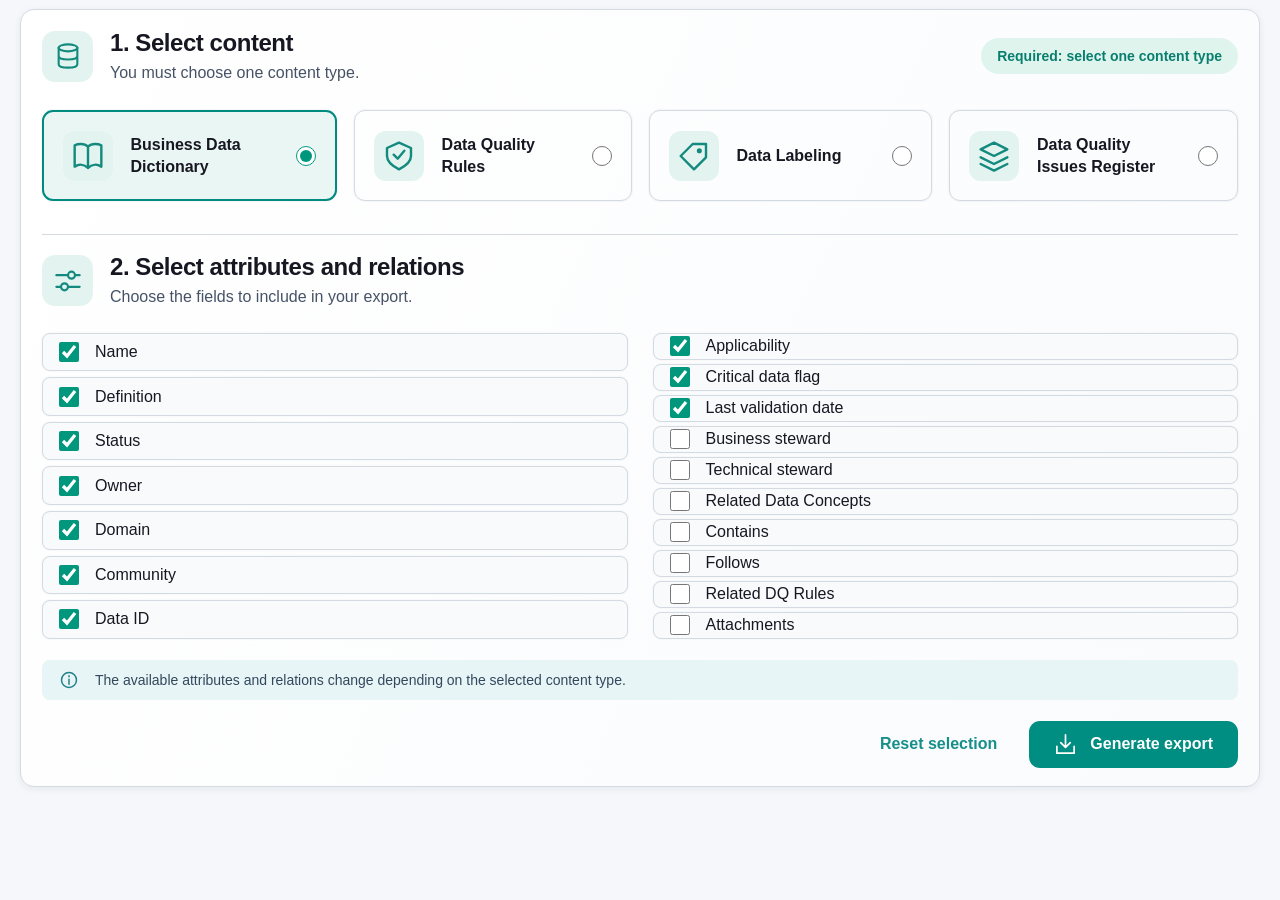
<file: Import_Export/export/index.html>
<!DOCTYPE html>
<html lang="en">
<head>
  <meta charset="UTF-8">
  <meta name="viewport" content="width=device-width, initial-scale=1.0">
  <title>WeData — Export</title>
  <link rel="stylesheet" href="styles.css">
  <script src="script.js" defer></script>
</head>
<body>
  <svg class="icon-library" xmlns="http://www.w3.org/2000/svg" aria-hidden="true">
    <symbol id="database" viewBox="0 0 24 24"><ellipse cx="12" cy="5" rx="8" ry="3"/><path d="M4 5v14c0 4 16 4 16 0V5M4 12c0 4 16 4 16 0"/></symbol>
    <symbol id="book" viewBox="0 0 24 24"><path d="M12 5v16M12 5C9 2 4 3 2 4v16c3-2 7-2 10 1 3-3 7-3 10-1V4c-2-1-7-2-10 1Z"/></symbol>
    <symbol id="shield" viewBox="0 0 24 24"><path d="m12 2 9 4v6c0 5-5 8-9 10-4-2-9-5-9-10V6Z"/><path d="m8 11 3 3 5-6"/></symbol>
    <symbol id="tag" viewBox="0 0 24 24"><path d="M21 3H11L2 12l10 10 9-9Z"/><circle cx="16" cy="8" r="1"/></symbol>
    <symbol id="layers" viewBox="0 0 24 24"><path d="m12 2 10 5-10 5L2 7Zm-10 11 10 5 10-5M2 18l10 5 10-5"/></symbol>
    <symbol id="sliders" viewBox="0 0 24 24"><path d="M2 7h10m6 0h4M2 17h4m6 0h10"/><circle cx="15" cy="7" r="3"/><circle cx="9" cy="17" r="3"/></symbol>
    <symbol id="info" viewBox="0 0 24 24"><circle cx="12" cy="12" r="9"/><path d="M12 11v6m0-10v1"/></symbol>
    <symbol id="download" viewBox="0 0 24 24"><path d="M12 2v13m-5-5 5 5 5-5M3 14v7h18v-7"/></symbol>
  </svg>
  <main class="export-panel">
    <form id="export-form">
      <section class="content-section" aria-labelledby="content-title">
        <header class="section-header">
          <span class="section-icon"><svg aria-hidden="true"><use href="#database"/></svg></span>
          <div><h1 id="content-title">1. Select content</h1><p>You must choose one content type.</p></div>
          <span class="required-badge">Required: select one content type</span>
        </header>
        <div class="content-options" role="radiogroup" aria-labelledby="content-title">
          <label class="content-card"><span class="card-icon"><svg aria-hidden="true"><use href="#book"/></svg></span><span>Business Data<br>Dictionary</span><input type="radio" name="content" value="dictionary" checked required></label>
          <label class="content-card"><span class="card-icon"><svg aria-hidden="true"><use href="#shield"/></svg></span><span>Data Quality<br>Rules</span><input type="radio" name="content" value="rules"></label>
          <label class="content-card"><span class="card-icon"><svg aria-hidden="true"><use href="#tag"/></svg></span><span>Data Labeling</span><input type="radio" name="content" value="labeling"></label>
          <label class="content-card"><span class="card-icon"><svg aria-hidden="true"><use href="#layers"/></svg></span><span>Data Quality<br>Issues Register</span><input type="radio" name="content" value="issues"></label>
        </div>
      </section>
      <section aria-labelledby="attributes-title">
        <header class="section-header attributes-header">
          <span class="section-icon"><svg aria-hidden="true"><use href="#sliders"/></svg></span>
          <div><h2 id="attributes-title">2. Select attributes and relations</h2><p>Choose the fields to include in your export.</p></div>
        </header>
        <div id="attributes" class="attributes-grid" role="group" aria-labelledby="attributes-title"></div>
        <p class="info-banner"><svg aria-hidden="true"><use href="#info"/></svg><span>The available attributes and relations change depending on the selected content type.</span></p>
      </section>
      <footer class="actions"><p id="export-status" role="status" aria-live="polite"></p><button class="reset-button" type="reset">Reset selection</button><button class="export-button" type="submit"><svg aria-hidden="true"><use href="#download"/></svg>Generate export</button></footer>
    </form>
    <noscript><p>Please enable JavaScript to configure your export.</p></noscript>
  </main>
</body>
</html>
</file>
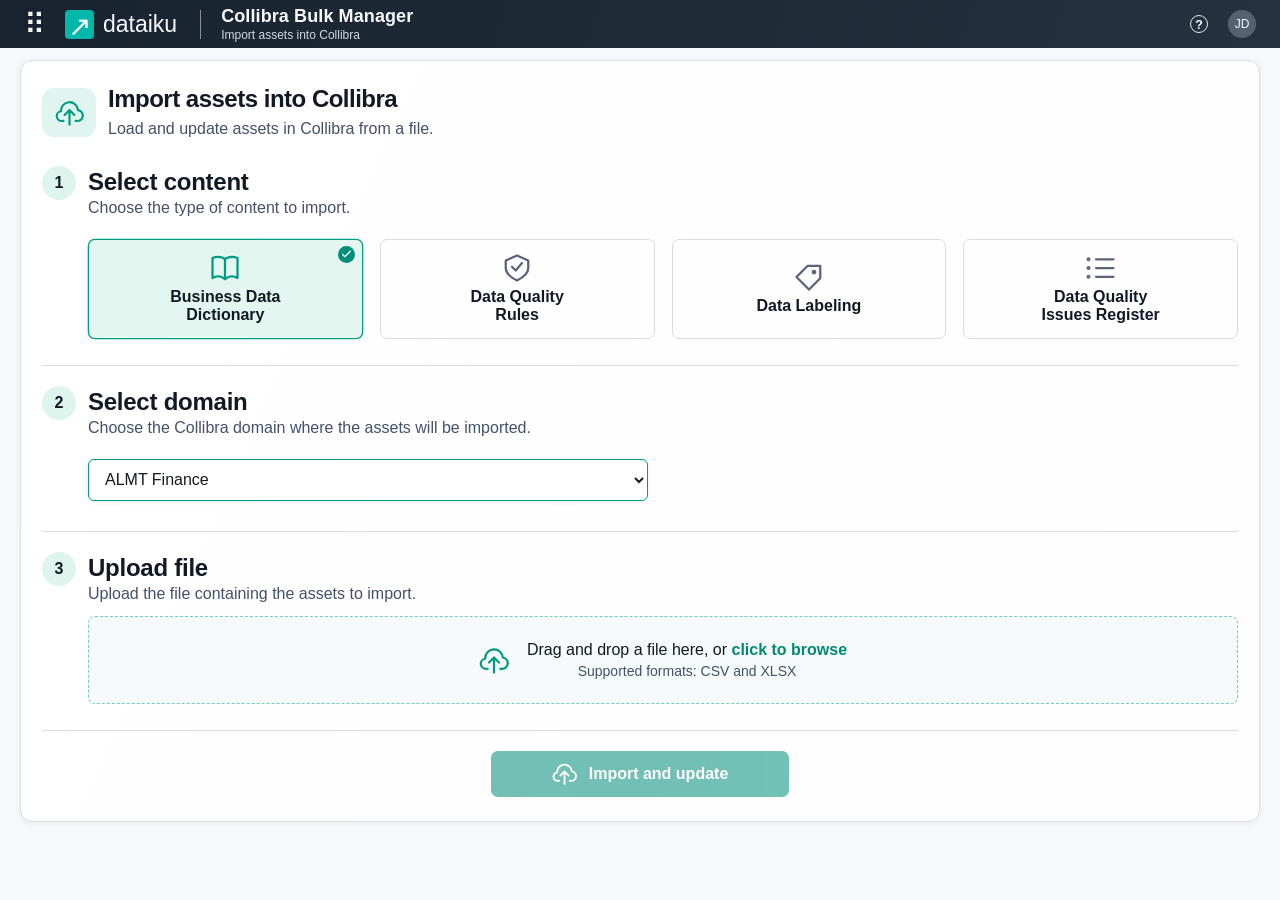
<file: Import_Export/import/index.html>
<!DOCTYPE html>
<html lang="en">
<head>
  <meta charset="UTF-8">
  <meta name="viewport" content="width=device-width, initial-scale=1.0">
  <title>Collibra Bulk Manager — Import</title>
  <link rel="stylesheet" href="styles.css">
  <script src="script.js" defer></script>
</head>
<body>
  <svg class="icon-library" xmlns="http://www.w3.org/2000/svg" aria-hidden="true">
    <symbol id="upload" viewBox="0 0 24 24"><path d="M7 19H6a4 4 0 0 1-1-8 7 7 0 0 1 14-1 4.5 4.5 0 0 1-1 9h-1M12 22V10m-4 4 4-4 4 4"/></symbol>
    <symbol id="book" viewBox="0 0 24 24"><path d="M12 5v16M12 5C9 2 4 3 2 4v16c3-2 7-2 10 1 3-3 7-3 10-1V4c-2-1-7-2-10 1Z"/></symbol>
    <symbol id="shield" viewBox="0 0 24 24"><path d="m12 2 9 4v6c0 5-5 8-9 10-4-2-9-5-9-10V6Z"/><path d="m8 11 3 3 5-6"/></symbol>
    <symbol id="tag" viewBox="0 0 24 24"><path d="M21 3H11L2 12l10 10 9-9Z"/><circle cx="16" cy="8" r="1"/></symbol>
    <symbol id="list" viewBox="0 0 24 24"><path d="M8 5h14M8 12h14M8 19h14"/><circle cx="2" cy="5" r=".7"/><circle cx="2" cy="12" r=".7"/><circle cx="2" cy="19" r=".7"/></symbol>
    <symbol id="check" viewBox="0 0 24 24"><path d="m5 12 4 4L19 6"/></symbol>
    <symbol id="file" viewBox="0 0 24 24"><path d="M5 2h9l5 5v15H5Zm9 0v6h5M8 12l5 6m0-6-5 6"/></symbol>
    <symbol id="close" viewBox="0 0 24 24"><path d="m6 6 12 12M6 18 18 6"/></symbol>
  </svg>
  <header class="app-bar">
    <span class="app-grid" aria-hidden="true">⠿</span>
    <div class="brand"><span class="brand-mark" aria-hidden="true">↗</span><span>dataiku</span></div>
    <div class="app-title"><strong>Collibra Bulk Manager</strong><span>Import assets into Collibra</span></div>
    <button class="help-button" type="button" aria-label="Import help" aria-expanded="false" aria-controls="help-panel">?</button>
    <span class="avatar" aria-label="User JD">JD</span>
  </header>
  <aside id="help-panel" class="help-panel" hidden>Choose a content type and a domain, then add a CSV or XLSX file. This interface prepares your selection; a Collibra connection is required to send the data.</aside>
  <main class="import-panel">
    <header class="panel-heading"><span class="heading-icon"><svg aria-hidden="true"><use href="#upload"/></svg></span><div><h1>Import assets into Collibra</h1><p>Load and update assets in Collibra from a file.</p></div></header>
    <form id="import-form">
      <section class="step" aria-labelledby="content-title">
        <div class="step-heading"><span class="step-number">1</span><div><h2 id="content-title">Select content</h2><p>Choose the type of content to import.</p></div></div>
        <div class="step-body content-options" role="radiogroup" aria-labelledby="content-title">
          <label class="content-card"><input type="radio" name="content" value="dictionary" checked required><svg aria-hidden="true"><use href="#book"/></svg><span>Business Data<br>Dictionary</span><span class="selected-mark"><svg aria-hidden="true"><use href="#check"/></svg></span></label>
          <label class="content-card"><input type="radio" name="content" value="rules"><svg aria-hidden="true"><use href="#shield"/></svg><span>Data Quality<br>Rules</span><span class="selected-mark"><svg aria-hidden="true"><use href="#check"/></svg></span></label>
          <label class="content-card"><input type="radio" name="content" value="labeling"><svg aria-hidden="true"><use href="#tag"/></svg><span>Data Labeling</span><span class="selected-mark"><svg aria-hidden="true"><use href="#check"/></svg></span></label>
          <label class="content-card"><input type="radio" name="content" value="issues"><svg aria-hidden="true"><use href="#list"/></svg><span>Data Quality<br>Issues Register</span><span class="selected-mark"><svg aria-hidden="true"><use href="#check"/></svg></span></label>
        </div>
      </section>
      <section class="step domain-step" aria-labelledby="domain-title">
        <div class="step-heading"><span class="step-number">2</span><div><h2 id="domain-title">Select domain</h2><p>Choose the Collibra domain where the assets will be imported.</p></div></div>
        <div class="step-body"><select id="domain" name="domain" aria-labelledby="domain-title" required><option value="almt-finance">ALMT Finance</option><option value="customer-data-domain">Customer Data Domain</option></select></div>
      </section>
      <section class="step upload-step" aria-labelledby="upload-title">
        <div class="step-heading"><span class="step-number">3</span><div><h2 id="upload-title">Upload file</h2><p>Upload the file containing the assets to import.</p></div></div>
        <div class="step-body">
          <label class="drop-zone" id="drop-zone"><input id="file-input" type="file" accept=".csv,.xlsx" aria-label="Choose a CSV or XLSX file" aria-describedby="file-error"><svg aria-hidden="true"><use href="#upload"/></svg><span>Drag and drop a file here, or <strong>click to browse</strong><small>Supported formats: CSV and XLSX</small></span></label>
          <p id="file-error" class="error-message" role="alert" hidden></p>
          <div id="selected-file" class="selected-file" hidden><svg class="file-icon" aria-hidden="true"><use href="#file"/></svg><div class="file-details"><strong id="file-name"></strong><span id="file-details"></span></div><button id="remove-file" type="button" aria-label="Remove selected file"><svg aria-hidden="true"><use href="#close"/></svg></button></div>
        </div>
      </section>
      <footer class="actions"><button id="import-button" type="submit" disabled><svg aria-hidden="true"><use href="#upload"/></svg>Import and update</button><p id="import-status" role="status" aria-live="polite"></p></footer>
    </form>
    <noscript>Please enable JavaScript to prepare your import.</noscript>
  </main>
</body>
</html>
</file>
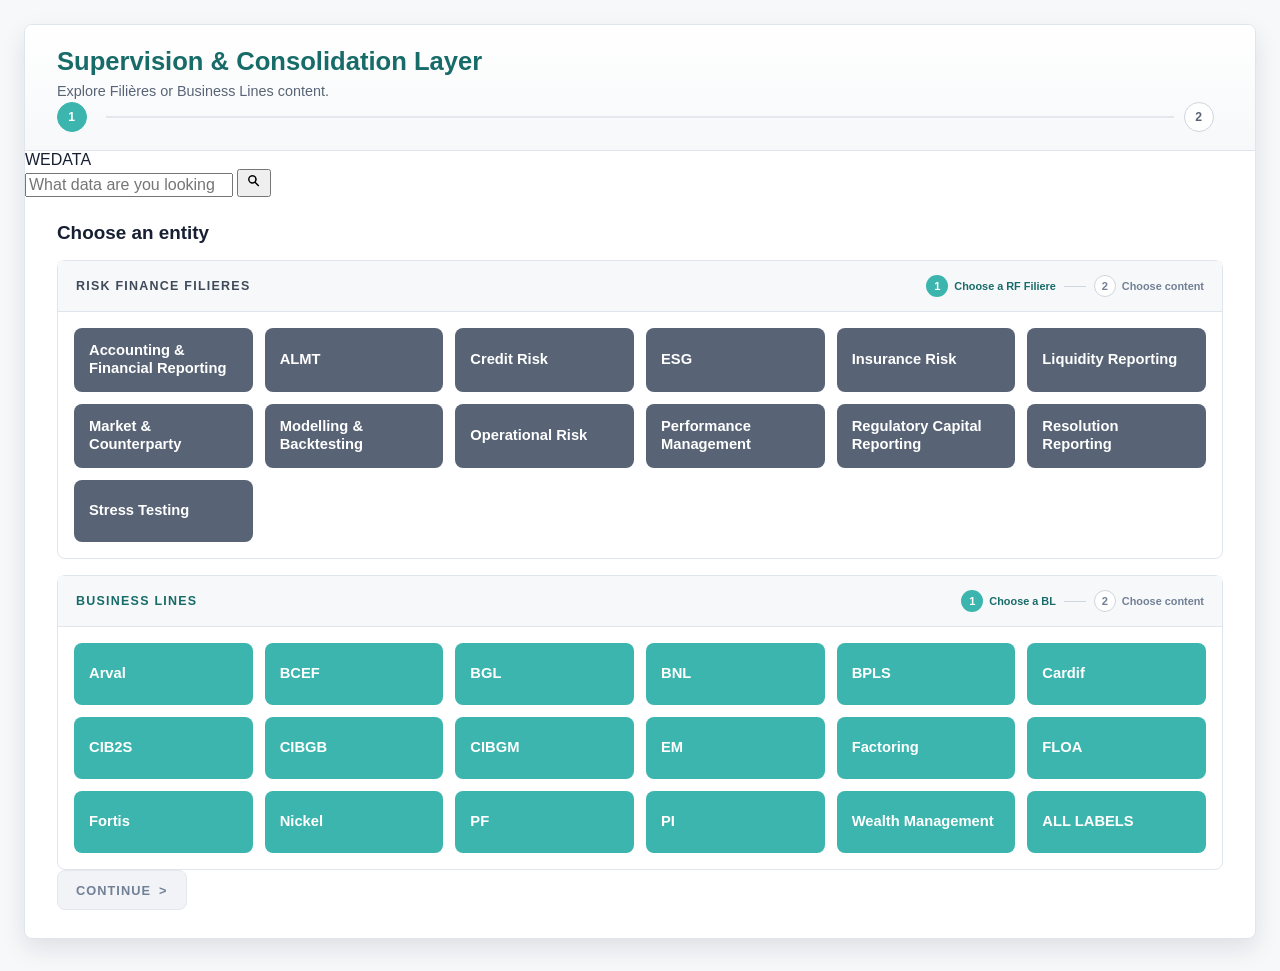
<file: bl-user.html>
<!DOCTYPE html>
<html lang="en">
<head>
<meta charset="UTF-8" />
<meta name="viewport" content="width=device-width, initial-scale=1.0" />
<title>BL Data Domains</title>
<link rel="stylesheet" href="wedata.css" />
</head>
<body>
<main class="page">
  <section class="navigator-shell" aria-labelledby="navigatorTitle">
    <div class="navigator-header">
      <div>
        <h1 id="navigatorTitle"></h1>
        <p class="subtitle" id="navigatorSubtitle"></p>
      </div>

      <div class="stepper" aria-label="Navigation progress">
        <div class="step is-active" id="stepIndicatorEntity">
          <span class="step-number">1</span>
          <span id="stepOneText"></span>
        </div>
        <div class="step-line" id="stepConnector"></div>
        <div class="step" id="stepIndicatorDomain">
          <span class="step-number">2</span>
          <span id="stepTwoText"></span>
        </div>
      </div>
    </div>

    <div class="wedata-search-band">
      <form class="search-form" id="searchForm" role="search">
        <span class="search-logo" aria-hidden="true"><span>WE</span><span>DATA</span></span>
        <div class="search-field">
          <input class="search-input" id="searchInput" type="search" placeholder="What data are you looking for ?" aria-label="Search WeData" />
          <button class="search-button" type="submit" aria-label="Search">
            <svg width="18" height="18" viewBox="0 0 24 24" aria-hidden="true">
              <path fill="currentColor" d="M9.8 4a5.8 5.8 0 0 1 4.6 9.33l4.64 4.63-1.41 1.42-4.64-4.64A5.8 5.8 0 1 1 9.8 4Zm0 2a3.8 3.8 0 1 0 0 7.6 3.8 3.8 0 0 0 0-7.6Z"/>
            </svg>
          </button>
        </div>
      </form>
    </div>

    <section class="panel" id="entityStep" aria-labelledby="entityTitle">
      <div class="panel-top">
        <div>
          <h2 class="panel-title" id="entityTitle"></h2>
          <p class="panel-help" id="entityHelp"></p>
        </div>
        <span class="selection-pill hidden" id="entitySelectionPill"></span>
      </div>

      <div class="entity-groups" id="entityGroups"></div>

      <div class="actions">
        <button class="btn btn-primary" id="nextButton" type="button" disabled>
          Continue
          <span aria-hidden="true">&gt;</span>
        </button>
      </div>
    </section>

    <section class="panel hidden" id="domainStep" aria-labelledby="domainTitle">
      <div class="panel-top">
        <div>
          <h2 class="panel-title" id="domainTitle"></h2>
          <p class="panel-help" id="domainHelp"></p>
        </div>
      </div>

      <div class="context-box">
        <div class="context-icon" aria-hidden="true">
          <svg width="18" height="18" viewBox="0 0 24 24">
            <path fill="currentColor" d="M12 3 3 8l9 5 9-5-9-5Zm-5 8.1-4 2.22 9 5 9-5-4-2.22-5 2.78-5-2.78Zm0 5-4 2.22 9 5 9-5-4-2.22-5 2.78-5-2.78Z"/>
          </svg>
        </div>
        <div>
          <p class="context-label" id="contextLabel"></p>
          <p class="context-value" id="selectedEntityLabel">-</p>
        </div>
        <button class="btn btn-secondary" id="changeEntityButton" type="button">Change</button>
      </div>

      <div class="card-grid domain-grid" id="domainGrid"></div>
      <div class="feedback" id="feedback" role="status" hidden></div>

      <div class="actions">
        <button class="btn btn-secondary" id="backButton" type="button">
          <span aria-hidden="true">&lt;</span>
          Back
        </button>
        <button class="btn btn-primary" id="accessButton" type="button" disabled>
          <span id="accessButtonText">Access</span>
          <span aria-hidden="true">&gt;</span>
        </button>
      </div>
    </section>
  </section>
</main>

<script src="wedata-data.js"></script>
<script src="wedata-ui.js"></script>
<script>
  initWeDataNavigator("bl");
</script>
</body>
</html>
</file>
<file: Import_Export/export/styles.css>
:root { font-family: Arial, Helvetica, sans-serif; color: #171722; background: #f5f7fa; font-synthesis: none; --teal: #008b80; --border: #d4dae2; }
* { box-sizing: border-box; }
body { margin: 0; padding: 9px 3px; }
.icon-library { position: absolute; width: 0; height: 0; overflow: hidden; }
svg { width: 28px; height: 28px; fill: none; stroke: currentColor; stroke-width: 1.8; stroke-linecap: round; stroke-linejoin: round; flex-shrink: 0; }
.export-panel { max-width: 1240px; margin: 0 auto; padding: 19px 21px 18px; background: linear-gradient(115deg, #fff, #fafbfd); border: 1px solid var(--border); border-radius: 14px; box-shadow: 0 2px 7px #1a344512; }
.section-header { display: flex; align-items: center; gap: 17px; }
.section-icon, .card-icon { display: inline-flex; align-items: center; justify-content: center; flex-shrink: 0; width: 51px; height: 51px; border-radius: 13px; color: #138a7d; background: #e3f4f0; }
h1, h2 { margin: 0 0 6px; font-size: 24px; line-height: 1.15; letter-spacing: -.45px; }
.section-header p { margin: 0; color: #465266; font-size: 16px; line-height: 1.3; }
.required-badge { margin-left: auto; padding: 10px 16px; border-radius: 24px; background: #e0f4ee; color: #087f6e; font-size: 14px; font-weight: 700; white-space: nowrap; }
.content-options { display: grid; grid-template-columns: 1.06fr 1fr 1.02fr 1.04fr; gap: 17px; margin: 27px 0 33px; }
.content-card { min-height: 91px; display: flex; align-items: center; gap: 18px; padding: 17px 19px; border: 1.5px solid var(--border); border-radius: 11px; box-shadow: 0 0 2px #26354b20; font-size: 16px; font-weight: 700; line-height: 1.4; cursor: pointer; transition: border-color .15s, background .15s; }
.content-card:has(input:checked) { border: 2px solid var(--teal); padding: 16.5px 18.5px; background: #eaf6f3; }
.content-card:hover { border-color: var(--teal); }
.card-icon { width: 50px; height: 50px; border-radius: 12px; }
.card-icon svg { width: 32px; height: 32px; }
input { accent-color: #00977d; cursor: pointer; flex-shrink: 0; }
input[type="radio"] { width: 20px; height: 20px; margin: 0 0 0 auto; }
.content-section { border-bottom: 1px solid var(--border); }
.attributes-header { margin: 18px 0 25px; }
.attributes-grid { display: grid; grid-template-columns: 1fr 1fr; gap: 25px; }
.attribute-column { display: grid; gap: 4px; }
.attribute-column:first-child { gap: 6px; }
.attribute-row { display: flex; align-items: center; gap: 16px; min-height: 27px; padding: 2px 16px; border: 1px solid var(--border); border-radius: 8px; background: #f9fafc; box-shadow: 0 0 2px #26354b15; font-size: 16px; cursor: pointer; }
.attribute-column:first-child .attribute-row { min-height: 37px; }
.attribute-row:hover { background: #edf8f5; }
input[type="checkbox"] { width: 20px; height: 20px; margin: 0; }
.info-banner { display: flex; align-items: center; gap: 16px; margin: 21px 0; padding: 10px 17px; border-radius: 8px; background: #e8f5f6; color: #34485d; font-size: 14px; line-height: 1.3; }
.info-banner svg { width: 20px; height: 20px; color: #21818a; }
.actions { display: flex; align-items: center; justify-content: flex-end; gap: 26px; }
#export-status { flex: 1; margin: 0; color: #476271; font-size: 13px; line-height: 1.4; }
button { font: inherit; font-weight: 700; cursor: pointer; border: 0; }
.reset-button { padding: 13px 6px; color: #168f8b; background: transparent; }
.export-button { display: inline-flex; align-items: center; justify-content: center; gap: 13px; min-height: 46px; padding: 12px 25px; border-radius: 11px; background: #008d82; color: white; white-space: nowrap; }
.export-button svg { width: 23px; height: 23px; }
.export-button:hover { background: #00776f; }
.export-button:disabled { opacity: .5; cursor: not-allowed; }
:focus-visible { outline: 3px solid #146cbe; outline-offset: 4px; }
@media (max-width: 1000px) { .content-options { grid-template-columns: 1fr 1fr; } .required-badge { white-space: normal; text-align: center; } }
@media (max-width: 600px) { body { padding: 8px; } .export-panel { padding: 18px 14px; } .section-header { flex-wrap: wrap; gap: 12px; } .section-header > div { flex: 1; } h1, h2 { font-size: 20px; } .required-badge { margin: 0; } .content-options, .attributes-grid { grid-template-columns: 1fr; gap: 10px; } .content-options { margin: 20px 0; } .attribute-row, .attribute-column:first-child .attribute-row { min-height: 40px; } .attribute-column, .attribute-column:first-child { gap: 6px; } .actions { flex-wrap: wrap; gap: 12px; } #export-status { flex-basis: 100%; } .export-button { flex: 1; } }
</file>
<file: Import_Export/import/styles.css>
:root { font-family: Arial, Helvetica, sans-serif; color: #111925; background: #f6f8fb; font-synthesis: none; --green: #009b83; --muted: #44516a; --border: #d7dde6; }
* { box-sizing: border-box; }
body { margin: 0; }
[hidden] { display: none !important; }
.icon-library { position: absolute; width: 0; height: 0; overflow: hidden; }
svg { width: 25px; height: 25px; fill: none; stroke: currentColor; stroke-width: 1.8; stroke-linecap: round; stroke-linejoin: round; flex-shrink: 0; }
button, select, input { font: inherit; }
button, select { cursor: pointer; }
.app-bar { height: 48px; display: flex; align-items: center; gap: 20px; padding: 0 24px; background: linear-gradient(110deg, #18232f, #25313e); color: #f6f8fc; }
.app-grid { font-size: 29px; line-height: 1; }
.brand { display: flex; align-items: center; gap: 9px; padding-right: 23px; border-right: 1px solid #87909a; font-size: 23px; }
.brand-mark { display: grid; place-items: center; width: 29px; height: 29px; border-radius: 4px; background: #00b7aa; color: white; font-size: 28px; }
.app-title { display: grid; gap: 1px; }
.app-title strong { font-size: 18px; letter-spacing: .1px; }
.app-title span { font-size: 12px; color: #d2d8df; }
.help-button { margin-left: auto; padding: 0; width: 18px; height: 18px; border: 1.5px solid #e5eaf0; border-radius: 50%; background: transparent; color: inherit; font-size: 13px; font-weight: bold; }
.avatar { display: grid; place-items: center; width: 28px; height: 28px; border-radius: 50%; background: #536273; font-size: 12px; }
.help-panel { position: absolute; right: 20px; top: 55px; z-index: 2; max-width: 340px; padding: 16px; background: white; border: 1px solid var(--border); border-radius: 9px; box-shadow: 0 4px 20px #142d3920; font-size: 14px; line-height: 1.5; }
.import-panel { width: calc(100% - 6px); max-width: 1240px; margin: 12px auto 18px; padding: 24px 21px; background: linear-gradient(115deg, #fff, #fdfdfe); border: 1px solid var(--border); border-radius: 12px; box-shadow: 0 2px 7px #233e5010; }
.panel-heading { display: flex; align-items: center; gap: 12px; margin-bottom: 26px; }
.heading-icon { display: grid; place-items: center; width: 54px; height: 49px; border-radius: 12px; color: var(--green); background: #e0f5ef; }
.heading-icon svg { width: 29px; height: 29px; }
h1 { margin: 0 0 5px; font-size: 24px; letter-spacing: -.5px; }
h2 { margin: 2px 0 2px; font-size: 24px; line-height: 1.15; letter-spacing: -.25px; }
p { margin: 0; color: var(--muted); font-size: 16px; line-height: 1.35; }
.step { padding-bottom: 26px; border-bottom: 1px solid var(--border); }
.step + .step { padding-top: 20px; }
.step-heading { display: flex; align-items: flex-start; gap: 12px; }
.step-number { display: grid; place-items: center; width: 34px; height: 34px; flex-shrink: 0; border-radius: 50%; background: #def5ed; font-size: 16px; font-weight: 700; }
.step-body { margin: 20px 0 0 46px; }
.content-options { display: grid; grid-template-columns: repeat(4, 1fr); gap: 17px; }
.content-card { position: relative; min-height: 100px; display: flex; flex-direction: column; align-items: center; justify-content: center; gap: 5px; padding: 9px 15px; border: 1px solid var(--border); border-radius: 7px; text-align: center; font-size: 16px; font-weight: 700; line-height: 1.15; cursor: pointer; }
.content-card > svg { width: 30px; height: 30px; color: #59647a; }
.content-card input { position: absolute; opacity: 0; width: 1px; height: 1px; }
.content-card:has(input:checked) { background: #e3f6ef; border-color: var(--green); box-shadow: 0 0 0 .3px var(--green); }
.content-card:has(input:checked) > svg { color: var(--green); }
.content-card:hover { border-color: var(--green); }
.selected-mark { display: none; position: absolute; top: 6px; right: 7px; width: 17px; height: 17px; border-radius: 50%; background: #008d79; color: white; }
.selected-mark svg { width: 13px; height: 13px; stroke-width: 2.4; }
.content-card:has(input:checked) .selected-mark { display: grid; place-items: center; }
.domain-step { min-height: 166px; }
select { width: min(560px, 100%); min-height: 42px; padding: 5px 12px; border: 1px solid var(--green); border-radius: 6px; background: white; color: #121c23; box-shadow: 0 1px 4px #233e501a; font-size: 16px; }
.upload-step .step-body { margin-top: 11px; }
.drop-zone { position: relative; display: flex; align-items: center; justify-content: center; gap: 18px; min-height: 88px; padding: 12px; border: 1px dashed #71cdbf; border-radius: 7px; background: #f7fafb; text-align: center; font-size: 16px; cursor: pointer; }
.drop-zone input { position: absolute; inset: 0; width: 100%; height: 100%; opacity: 0; cursor: pointer; }
.drop-zone > svg { width: 30px; height: 30px; color: var(--green); }
.drop-zone strong { color: #008b72; }
.drop-zone small { display: block; margin-top: 4px; font-size: 14px; color: var(--muted); }
.drop-zone.dragging, .drop-zone:hover { background: #e5f6ef; border-color: var(--green); }
.selected-file { display: flex; align-items: center; gap: 13px; margin-top: 10px; min-height: 56px; padding: 7px 14px; background: #e1f5ef; border-radius: 8px; }
.file-icon { color: #078429; }
.file-details { min-width: 0; display: grid; gap: 3px; font-size: 16px; }
.file-details strong { overflow-wrap: anywhere; }
.file-details span { color: var(--muted); font-size: 14px; }
#remove-file { margin-left: auto; padding: 4px; border: 0; background: transparent; color: #4c5a70; }
#remove-file svg { width: 20px; height: 20px; }
.error-message { margin-top: 8px; color: #b32727; }
.actions { padding-top: 20px; text-align: center; }
#import-button { display: inline-flex; align-items: center; justify-content: center; gap: 12px; width: min(298px, 100%); min-height: 46px; border: 0; border-radius: 7px; background: linear-gradient(110deg, #008b77, #00917c); color: white; font-size: 16px; font-weight: 700; }
#import-button:disabled { opacity: .55; cursor: not-allowed; }
#import-button:not(:disabled):hover { background: #007c69; }
#import-status:not(:empty) { margin: 12px auto 0; max-width: 550px; }
:focus-visible, .content-card:has(input:focus-visible), .drop-zone:has(input:focus-visible) { outline: 3px solid #1978b9; outline-offset: 3px; }
@media (max-width: 1000px) { .content-options { grid-template-columns: 1fr 1fr; } }
@media (max-width: 600px) { .app-bar { padding: 0 12px; gap: 12px; } .app-grid, .brand, .avatar { display: none; } .app-title strong { font-size: 16px; } .import-panel { width: calc(100% - 16px); padding: 18px 16px; margin: 12px 8px; } h1, h2 { font-size: 20px; } .content-options { grid-template-columns: 1fr 1fr; } .step-body { margin-left: 0; } .domain-step { min-height: 140px; } .drop-zone { gap: 10px; } }
</file>
<file: wedata.css>
/* Apparence de la page : couleurs communes ici, composants ensuite,
   puis adaptations tablette/mobile dans les @media en fin de fichier. */
:root {
  --green-800: #176b68;
  --green-700: #248f89;
  --green-600: #3cb5ae;
  --green-100: #dff6f4;
  --green-050: #f2fbfa;
  --grey-900: #172033;
  --grey-700: #3f4a5a;
  --grey-600: #586475;
  --grey-500: #718096;
  --grey-300: #cfd6df;
  --grey-200: #e4e8ee;
  --grey-100: #f1f3f6;
  --grey-050: #f7f8fa;
  --white: #ffffff;
  --red-700: #b42318;
  --border: #dfe5ec;
  --shadow-sm: 0 1px 3px rgba(16, 24, 40, 0.08);
  --shadow-md: 0 10px 24px rgba(16, 24, 40, 0.10);
  --radius: 8px;
  --font: "Segoe UI", Arial, sans-serif;
  /* Replace with BNPP font when available. */
}

* {
  box-sizing: border-box;
}

body {
  min-height: 100vh;
  margin: 0;
  background: var(--grey-050);
  color: var(--grey-900);
  font-family: var(--font);
}

button,
input {
  font: inherit;
}

.page {
  max-width: 1320px;
  margin: 0 auto;
  padding: 24px 24px 32px;
}

.navigator-shell {
  background: var(--white);
  border: 1px solid var(--border);
  border-radius: var(--radius);
  box-shadow: var(--shadow-md);
  overflow: hidden;
}

.navigator-header {
  display: block;
  gap: 18px;
  align-items: center;
  padding: 22px 32px 18px;
  border-bottom: 1px solid var(--border);
  background: linear-gradient(180deg, var(--white), var(--grey-050));
}

.title-lockup {
  display: flex;
  align-items: center;
  gap: 14px;
  min-width: 0;
}

.title-logo {
  flex: 0 0 auto;
  width: 96px;
  height: auto;
  margin-left: 0;
  object-fit: contain;
}

h1 {
  margin: 0;
  color: var(--green-800);
  font-size: clamp(1.35rem, 2vw, 1.9rem);
  line-height: 1.15;
}

.subtitle {
  max-width: 760px;
  margin: 6px 0 0;
  color: var(--grey-600);
  font-size: 0.9rem;
  line-height: 1.35;
}

.access-note {
  max-width: 900px;
  margin: 2px 0 0;
  color: var(--grey-700);
  font-size: 0.76rem;
  line-height: 1.35;
}

.stepper {
  display: flex;
  align-items: center;
  gap: 10px;
  min-width: 310px;
}

.step {
  display: flex;
  align-items: center;
  gap: 9px;
  color: var(--grey-500);
  font-size: 0.76rem;
  font-weight: 800;
  letter-spacing: 0.08em;
  text-transform: uppercase;
  white-space: nowrap;
}

.step-number {
  display: grid;
  place-items: center;
  width: 30px;
  height: 30px;
  border: 1px solid var(--grey-300);
  border-radius: 999px;
  background: var(--white);
  color: var(--grey-600);
}

.step.is-active {
  color: var(--green-800);
}

.step.is-active .step-number {
  border-color: var(--green-600);
  background: var(--green-600);
  color: var(--white);
}

.step.is-complete {
  color: var(--green-700);
}

.step.is-complete .step-number {
  border-color: var(--green-600);
  background: var(--green-100);
  color: var(--green-800);
}

.step-line {
  flex: 1;
  height: 2px;
  min-width: 42px;
  background: var(--grey-200);
}

.step-line.is-complete {
  background: var(--green-600);
}

.panel {
  padding: 24px 32px 28px;
}

.panel-top {
  display: flex;
  align-items: flex-start;
  justify-content: space-between;
  gap: 20px;
  margin-bottom: 16px;
}

.panel-title {
  margin: 0;
  font-size: 1.18rem;
  line-height: 1.25;
}

.panel-help {
  margin: 5px 0 0;
  color: var(--grey-600);
  font-size: 0.86rem;
  line-height: 1.3;
}

.entity-groups {
  display: grid;
  gap: 16px;
}

.group-block {
  border: 1px solid var(--border);
  border-radius: var(--radius);
  background: var(--white);
}

.group-header {
  display: flex;
  align-items: center;
  justify-content: space-between;
  gap: 18px;
  flex-wrap: wrap;
  padding: 14px 18px;
  border-bottom: 1px solid var(--border);
  background: var(--grey-050);
}

.flow-guide {
  display: flex;
  align-items: center;
  justify-content: flex-end;
  gap: 8px;
  color: var(--grey-600);
  font-size: 0.68rem;
  font-weight: 700;
}

.flow-guide-step {
  display: flex;
  align-items: center;
  gap: 6px;
  white-space: nowrap;
}

.flow-guide-step.is-active {
  color: var(--green-800);
}

.flow-guide-step.is-pending {
  color: var(--grey-500);
}

.flow-guide-number,
.stage-number {
  display: inline-grid;
  flex: 0 0 auto;
  place-items: center;
  width: 22px;
  height: 22px;
  border-radius: 50%;
  background: var(--green-600);
  color: var(--white);
  font-size: 0.7rem;
  font-weight: 900;
}

.flow-guide-step.is-pending .flow-guide-number {
  border: 1px solid var(--grey-300);
  background: var(--white);
  color: var(--grey-500);
}

.flow-guide-line {
  width: 22px;
  height: 1px;
  background: var(--grey-300);
}

.group-title {
  margin: 0;
  color: var(--grey-700);
  font-size: 0.78rem;
  font-weight: 900;
  letter-spacing: 0.1em;
  text-transform: uppercase;
}

.group-title.is-green {
  color: var(--green-800);
}

.card-grid {
  display: grid;
  grid-template-columns: repeat(auto-fill, minmax(178px, 1fr));
  gap: 12px;
  padding: 16px;
}

.domain-grid {
  grid-template-columns: repeat(auto-fill, minmax(180px, 1fr));
  gap: 12px;
  padding: 0;
}

.choice-card {
  position: relative;
  display: flex;
  align-items: center;
  justify-content: space-between;
  gap: 10px;
  min-height: 62px;
  width: 100%;
  padding: 13px 14px;
  border: 1px solid transparent;
  border-radius: var(--radius);
  color: var(--white);
  text-align: left;
  cursor: pointer;
  transition: border-color 0.16s ease, box-shadow 0.16s ease, transform 0.16s ease, background 0.16s ease;
}

.choice-card:hover {
  transform: translateY(-1px);
  box-shadow: 0 8px 18px rgba(16, 24, 40, 0.12);
}

.choice-card:focus-visible {
  outline: 3px solid rgba(60, 181, 174, 0.28);
  outline-offset: 2px;
}

.choice-card.is-risk {
  background: var(--grey-600);
}

.choice-card.is-risk:hover,
.choice-card.is-risk.is-selected {
  background: var(--grey-700);
}

.choice-card.is-business {
  background: var(--green-600);
}

.choice-card.is-business:hover,
.choice-card.is-business.is-selected {
  background: var(--green-800);
}

.choice-card.is-domain {
  min-height: 68px;
  border-color: var(--border);
  background: var(--white);
  color: var(--grey-900);
  box-shadow: var(--shadow-sm);
}

.choice-card.is-domain:hover,
.choice-card.is-domain.is-selected {
  border-color: var(--green-600);
  background: var(--green-050);
  color: var(--green-800);
}

.choice-card.is-selected {
  border-color: rgba(255, 255, 255, 0.85);
  box-shadow: 0 0 0 3px rgba(60, 181, 174, 0.22), 0 8px 18px rgba(16, 24, 40, 0.12);
}

.card-text {
  display: grid;
  gap: 4px;
  min-width: 0;
}

.card-label {
  font-size: 0.92rem;
  font-weight: 850;
  line-height: 1.22;
}

.card-badge {
  width: fit-content;
  padding: 2px 7px;
  border-radius: 999px;
  background: rgba(255, 255, 255, 0.18);
  color: inherit;
  font-size: 0.64rem;
  font-weight: 800;
  letter-spacing: 0.04em;
  text-transform: uppercase;
}

.choice-card.is-domain .card-badge {
  background: var(--green-100);
  color: var(--green-800);
}

.context-box {
  display: grid;
  grid-template-columns: auto minmax(0, 1fr) auto;
  gap: 14px;
  align-items: center;
  margin-bottom: 14px;
  padding: 10px 12px;
  border: 1px solid #b8ddc8;
  border-radius: var(--radius);
  background: var(--green-050);
}

.detail-stage {
  margin-bottom: 18px;
}

/* Le rappel du perimetre conserve uniquement son libelle. */
#scopeContext .context-box {
  grid-template-columns: minmax(0, 1fr);
}

.stage-label {
  display: flex;
  align-items: center;
  gap: 8px;
  margin-bottom: 9px;
  color: var(--grey-700);
  font-size: 0.76rem;
  font-weight: 800;
}

.stage-label small {
  display: block;
  color: var(--grey-500);
  font-size: 0.65rem;
  font-weight: 600;
}

.context-icon {
  display: grid;
  place-items: center;
  width: 32px;
  height: 32px;
  border-radius: 999px;
  background: var(--green-600);
  color: var(--white);
}

.context-label {
  margin: 0 0 3px;
  color: var(--grey-500);
  font-size: 0.72rem;
  font-weight: 800;
  letter-spacing: 0.1em;
  text-transform: uppercase;
}

.context-value {
  margin: 0;
  color: var(--green-800);
  font-weight: 900;
  letter-spacing: 0.03em;
  text-transform: uppercase;
  overflow-wrap: anywhere;
}

.feedback {
  min-height: 22px;
  margin: 0 32px 24px;
  color: var(--red-700);
  font-size: 0.86rem;
  font-weight: 700;
}

.feedback[hidden] {
  display: block;
  visibility: hidden;
}

.btn {
  display: inline-flex;
  align-items: center;
  justify-content: center;
  gap: 8px;
  min-height: 40px;
  padding: 10px 18px;
  border: 1px solid transparent;
  border-radius: var(--radius);
  font-size: 0.8rem;
  font-weight: 850;
  letter-spacing: 0.08em;
  text-transform: uppercase;
  cursor: pointer;
  transition: background 0.16s ease, border-color 0.16s ease, box-shadow 0.16s ease, transform 0.16s ease;
}

.btn-change {
  min-width: 190px;
}

.btn-primary {
  background: var(--green-600);
  color: var(--white);
  box-shadow: 0 6px 14px rgba(60, 181, 174, 0.26);
}

.btn-primary:hover:not(:disabled) {
  background: var(--green-800);
  transform: translateY(-1px);
}

.btn-secondary {
  border-color: var(--grey-300);
  background: var(--white);
  color: var(--grey-700);
}

.btn-secondary:hover {
  border-color: var(--grey-600);
  background: var(--grey-100);
}

.btn:disabled {
  border-color: var(--grey-200);
  background: var(--grey-100);
  color: var(--grey-500);
  box-shadow: none;
  cursor: not-allowed;
  transform: none;
}

.hidden {
  display: none !important;
}

/* Tablette et mobile : les cartes passent sur une colonne et les etapes
   s'empilent. Les textes longs peuvent revenir a la ligne sans deborder. */
@media (max-width: 780px) {
  .page {
    padding: 14px 10px 22px;
  }

  .navigator-header {
    padding: 18px 16px 16px;
  }

  .title-lockup {
    align-items: flex-start;
    gap: 10px;
  }

  .title-logo {
    width: 82px;
    margin-left: 0;
  }

  .stepper {
    min-width: 0;
    width: 100%;
  }

  .group-header {
    align-items: flex-start;
    flex-direction: column;
  }

  .flow-guide {
    width: 100%;
    align-items: flex-start;
    flex-direction: column;
  }

  .flow-guide-line {
    width: 1px;
    height: 8px;
    margin-left: 10px;
  }

  .step {
    font-size: 0.68rem;
  }

  .panel {
    padding: 18px 16px 20px;
  }

  .card-grid,
  .domain-grid {
    grid-template-columns: 1fr;
    gap: 10px;
    padding: 12px;
  }

  .domain-grid {
    padding: 0;
  }

  .choice-card,
  .choice-card.is-domain {
    min-height: 58px;
  }

  .panel-top,
  .context-box {
    align-items: stretch;
    flex-direction: column;
  }

  .panel-top {
    display: grid;
  }

  .context-box {
    grid-template-columns: auto minmax(0, 1fr);
  }

  .context-box .btn {
    grid-column: 1 / -1;
  }

  .btn {
    width: 100%;
  }

  .feedback {
    margin: 0 16px 18px;
  }
}

/* Petit telephone : laisse suffisamment de place au titre a cote du logo. */
@media (max-width: 380px) {
  .title-lockup {
    flex-wrap: wrap;
  }
}
</file>
